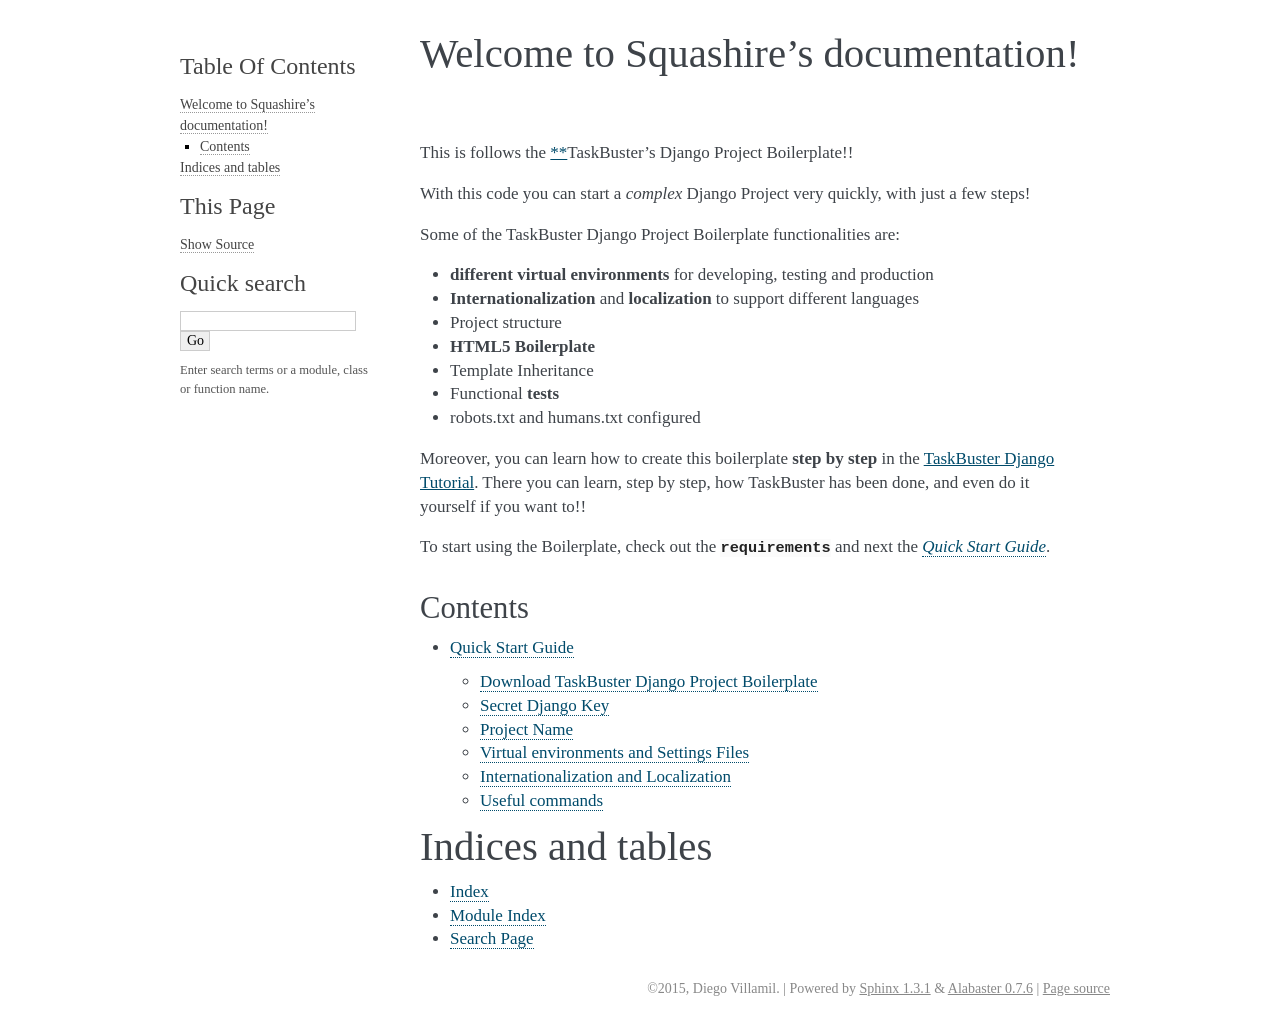
<file: docs/_build/html/index.html>
<!DOCTYPE html PUBLIC "-//W3C//DTD XHTML 1.0 Transitional//EN"
  "http://www.w3.org/TR/xhtml1/DTD/xhtml1-transitional.dtd">


<html xmlns="http://www.w3.org/1999/xhtml">
  <head>
    <meta http-equiv="Content-Type" content="text/html; charset=utf-8" />
    
    <title>Welcome to Squashire’s documentation! &mdash; Squashire 0.1.0 documentation</title>
    
    <link rel="stylesheet" href="_static/alabaster.css" type="text/css" />
    <link rel="stylesheet" href="_static/pygments.css" type="text/css" />
    
    <script type="text/javascript">
      var DOCUMENTATION_OPTIONS = {
        URL_ROOT:    './',
        VERSION:     '0.1.0',
        COLLAPSE_INDEX: false,
        FILE_SUFFIX: '.html',
        HAS_SOURCE:  true
      };
    </script>
    <script type="text/javascript" src="_static/jquery.js"></script>
    <script type="text/javascript" src="_static/underscore.js"></script>
    <script type="text/javascript" src="_static/doctools.js"></script>
    <link rel="top" title="Squashire 0.1.0 documentation" href="#" />
    <link rel="next" title="Quick Start Guide" href="quick_start.html" />
   
  
  <meta name="viewport" content="width=device-width, initial-scale=0.9, maximum-scale=0.9">

  </head>
  <body role="document">  

    <div class="document">
      <div class="documentwrapper">
        <div class="bodywrapper">
          <div class="body" role="main">
            
  <div class="section" id="welcome-to-squashire-s-documentation">
<h1>Welcome to Squashire&#8217;s documentation!<a class="headerlink" href="#welcome-to-squashire-s-documentation" title="Permalink to this headline">¶</a></h1>
<p>This is follows the <a href="#id1"><span class="problematic" id="id2">**</span></a>TaskBuster&#8217;s Django Project Boilerplate!!</p>
<p>With this code you can start a <em>complex</em> Django Project
very quickly, with just a few steps!</p>
<p>Some of the TaskBuster Django Project Boilerplate functionalities are:</p>
<ul class="simple">
<li><strong>different virtual environments</strong> for developing, testing and production</li>
<li><strong>Internationalization</strong> and <strong>localization</strong> to support different languages</li>
<li>Project structure</li>
<li><strong>HTML5 Boilerplate</strong></li>
<li>Template Inheritance</li>
<li>Functional <strong>tests</strong></li>
<li>robots.txt and humans.txt configured</li>
</ul>
<p>Moreover, you can learn how to create this boilerplate <strong>step by step</strong>
in the <a href="http://marinamele.com/taskbuster-django-tutorial"
target="_blank">TaskBuster Django Tutorial</a>. There you can learn, step by step, how
TaskBuster has been done, and even do it yourself if you want to!!</p>
<p>To start using the Boilerplate, check out the <code class="xref doc docutils literal"><span class="pre">requirements</span></code>
and next the <a class="reference internal" href="quick_start.html"><em>Quick Start Guide</em></a>.</p>
<div class="section" id="contents">
<h2>Contents<a class="headerlink" href="#contents" title="Permalink to this headline">¶</a></h2>
<div class="toctree-wrapper compound">
<ul>
<li class="toctree-l1"><a class="reference internal" href="quick_start.html">Quick Start Guide</a><ul>
<li class="toctree-l2"><a class="reference internal" href="quick_start.html#download-taskbuster-django-project-boilerplate">Download TaskBuster Django Project Boilerplate</a></li>
<li class="toctree-l2"><a class="reference internal" href="quick_start.html#secret-django-key">Secret Django Key</a></li>
<li class="toctree-l2"><a class="reference internal" href="quick_start.html#project-name">Project Name</a></li>
<li class="toctree-l2"><a class="reference internal" href="quick_start.html#virtual-environments-and-settings-files">Virtual environments and Settings Files</a></li>
<li class="toctree-l2"><a class="reference internal" href="quick_start.html#internationalization-and-localization">Internationalization and Localization</a></li>
<li class="toctree-l2"><a class="reference internal" href="quick_start.html#useful-commands">Useful commands</a></li>
</ul>
</li>
</ul>
</div>
</div>
</div>
<div class="section" id="indices-and-tables">
<h1>Indices and tables<a class="headerlink" href="#indices-and-tables" title="Permalink to this headline">¶</a></h1>
<ul class="simple">
<li><a class="reference internal" href="genindex.html"><span>Index</span></a></li>
<li><a class="reference internal" href="py-modindex.html"><span>Module Index</span></a></li>
<li><a class="reference internal" href="search.html"><span>Search Page</span></a></li>
</ul>
</div>


          </div>
        </div>
      </div>
      <div class="sphinxsidebar" role="navigation" aria-label="main navigation">
        <div class="sphinxsidebarwrapper">
  <h3><a href="#">Table Of Contents</a></h3>
  <ul>
<li><a class="reference internal" href="#">Welcome to Squashire&#8217;s documentation!</a><ul>
<li><a class="reference internal" href="#contents">Contents</a></li>
</ul>
</li>
<li><a class="reference internal" href="#indices-and-tables">Indices and tables</a></li>
</ul>
<div class="relations">
<h3>Related Topics</h3>
<ul>
  <li><a href="#">Documentation overview</a><ul>
      <li>Next: <a href="quick_start.html" title="next chapter">Quick Start Guide</a></li>
  </ul></li>
</ul>
</div>
  <div role="note" aria-label="source link">
    <h3>This Page</h3>
    <ul class="this-page-menu">
      <li><a href="_sources/index.txt"
            rel="nofollow">Show Source</a></li>
    </ul>
   </div>
<div id="searchbox" style="display: none" role="search">
  <h3>Quick search</h3>
    <form class="search" action="search.html" method="get">
      <input type="text" name="q" />
      <input type="submit" value="Go" />
      <input type="hidden" name="check_keywords" value="yes" />
      <input type="hidden" name="area" value="default" />
    </form>
    <p class="searchtip" style="font-size: 90%">
    Enter search terms or a module, class or function name.
    </p>
</div>
<script type="text/javascript">$('#searchbox').show(0);</script>
        </div>
      </div>
      <div class="clearer"></div>
    </div>
    <div class="footer">
      &copy;2015, Diego Villamil.
      
      |
      Powered by <a href="http://sphinx-doc.org/">Sphinx 1.3.1</a>
      &amp; <a href="https://github.com/bitprophet/alabaster">Alabaster 0.7.6</a>
      
      |
      <a href="_sources/index.txt"
          rel="nofollow">Page source</a>
    </div>

    

    
  </body>
</html>
</file>
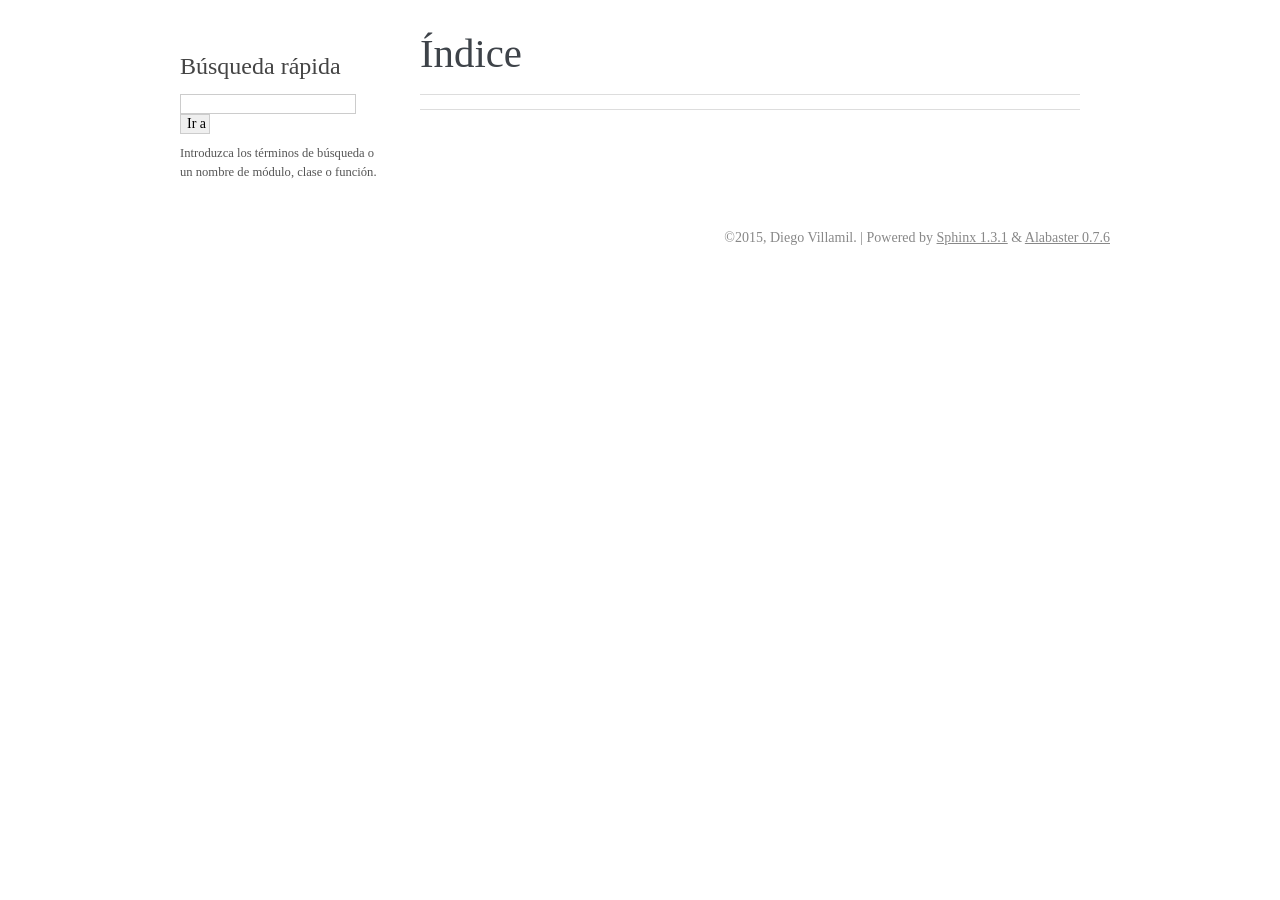
<file: docs/_build/html/genindex.html>
<!DOCTYPE html PUBLIC "-//W3C//DTD XHTML 1.0 Transitional//EN"
  "http://www.w3.org/TR/xhtml1/DTD/xhtml1-transitional.dtd">


<html xmlns="http://www.w3.org/1999/xhtml">
  <head>
    <meta http-equiv="Content-Type" content="text/html; charset=utf-8" />
    
    <title>Índice &mdash; documentación de Squashire - 0.1</title>
    
    <link rel="stylesheet" href="_static/alabaster.css" type="text/css" />
    <link rel="stylesheet" href="_static/pygments.css" type="text/css" />
    
    <script type="text/javascript">
      var DOCUMENTATION_OPTIONS = {
        URL_ROOT:    './',
        VERSION:     '0.1',
        COLLAPSE_INDEX: false,
        FILE_SUFFIX: '.html',
        HAS_SOURCE:  true
      };
    </script>
    <script type="text/javascript" src="_static/jquery.js"></script>
    <script type="text/javascript" src="_static/underscore.js"></script>
    <script type="text/javascript" src="_static/doctools.js"></script>
    <script type="text/javascript" src="_static/translations.js"></script>
    <link rel="top" title="documentación de Squashire - 0.1" href="index.html" />
   
  
  <meta name="viewport" content="width=device-width, initial-scale=0.9, maximum-scale=0.9">

  </head>
  <body role="document">  

    <div class="document">
      <div class="documentwrapper">
        <div class="bodywrapper">
          <div class="body" role="main">
            

<h1 id="index">Índice</h1>

<div class="genindex-jumpbox">
 
</div>


          </div>
        </div>
      </div>
      <div class="sphinxsidebar" role="navigation" aria-label="main navigation">
        <div class="sphinxsidebarwrapper">

   <div class="relations">
<h3>Related Topics</h3>
<ul>
  <li><a href="index.html">Documentation overview</a><ul>
  </ul></li>
</ul>
</div>

<div id="searchbox" style="display: none" role="search">
  <h3>Búsqueda rápida</h3>
    <form class="search" action="search.html" method="get">
      <input type="text" name="q" />
      <input type="submit" value="Ir a" />
      <input type="hidden" name="check_keywords" value="yes" />
      <input type="hidden" name="area" value="default" />
    </form>
    <p class="searchtip" style="font-size: 90%">
    Introduzca los términos de búsqueda o un nombre de módulo, clase o función.
    </p>
</div>
<script type="text/javascript">$('#searchbox').show(0);</script>
        </div>
      </div>
      <div class="clearer"></div>
    </div>
    <div class="footer">
      &copy;2015, Diego Villamil.
      
      |
      Powered by <a href="http://sphinx-doc.org/">Sphinx 1.3.1</a>
      &amp; <a href="https://github.com/bitprophet/alabaster">Alabaster 0.7.6</a>
      
    </div>

    

    
  </body>
</html>
</file>
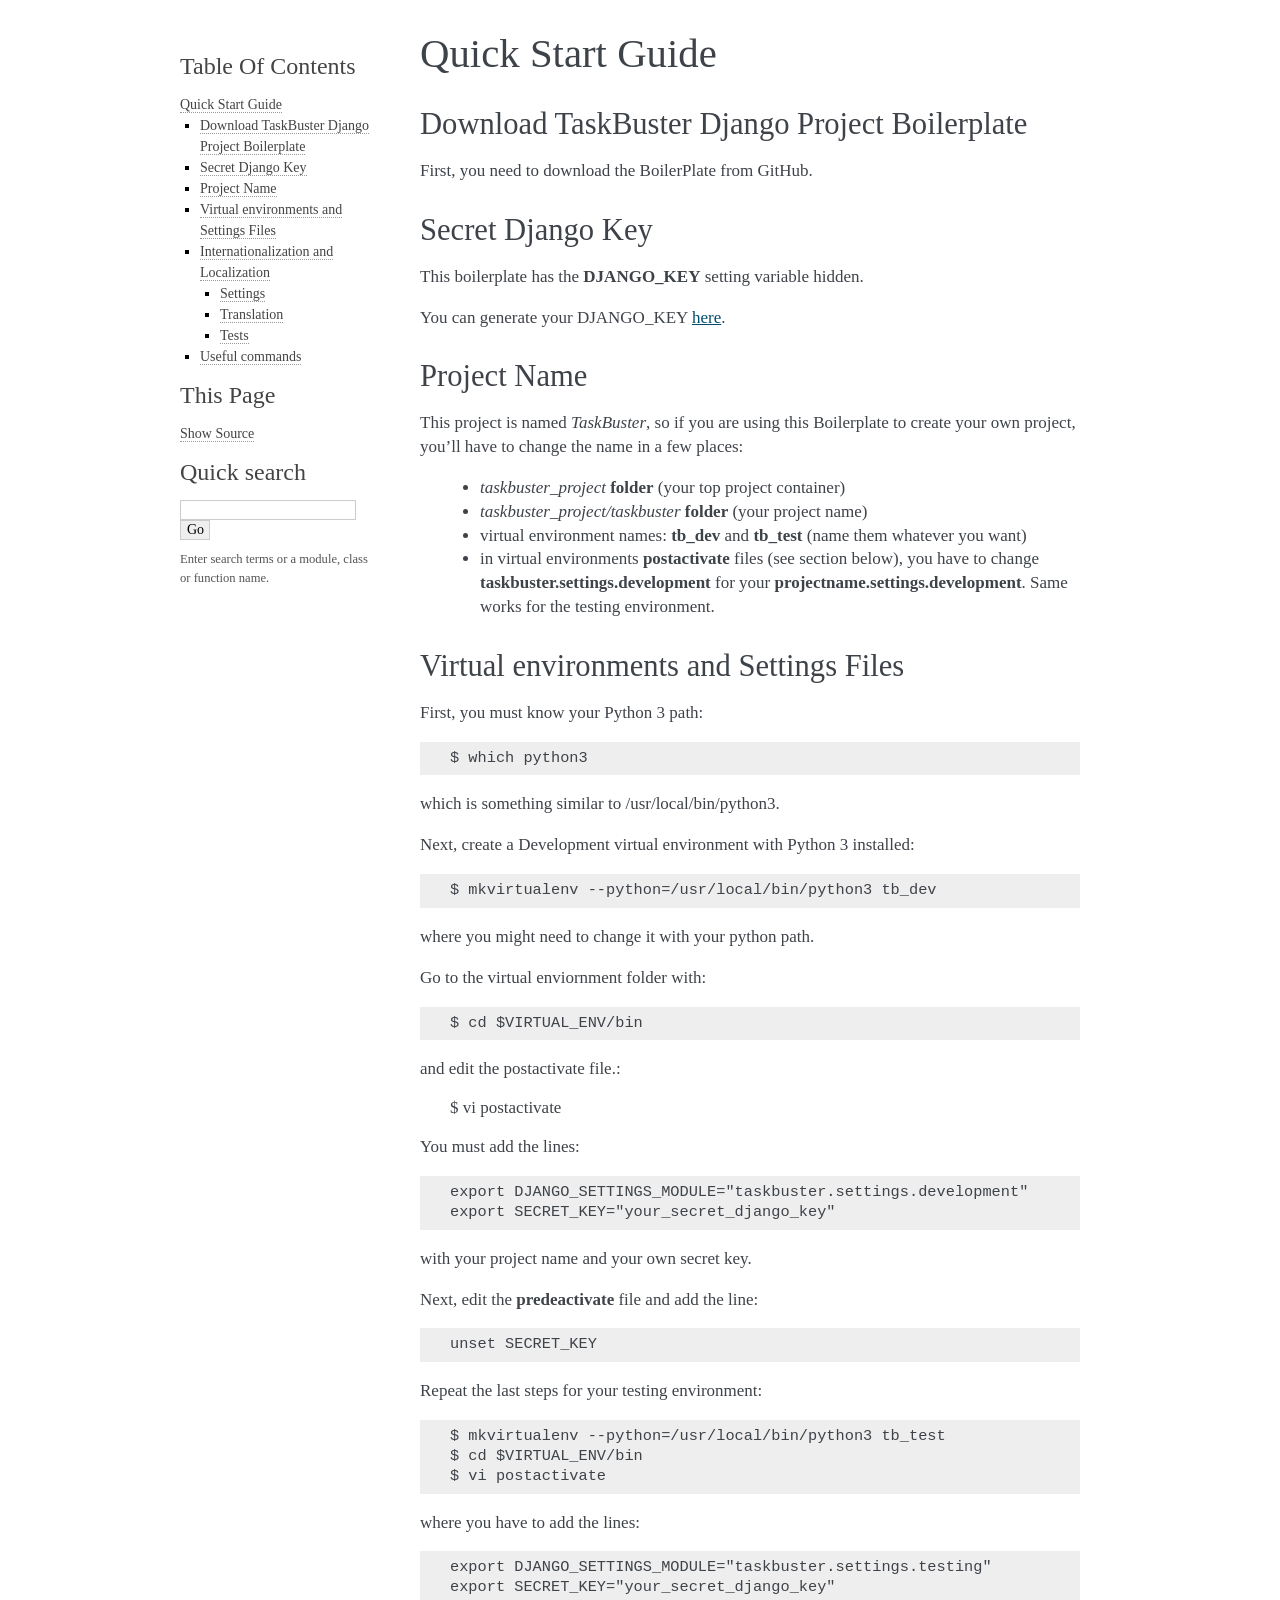
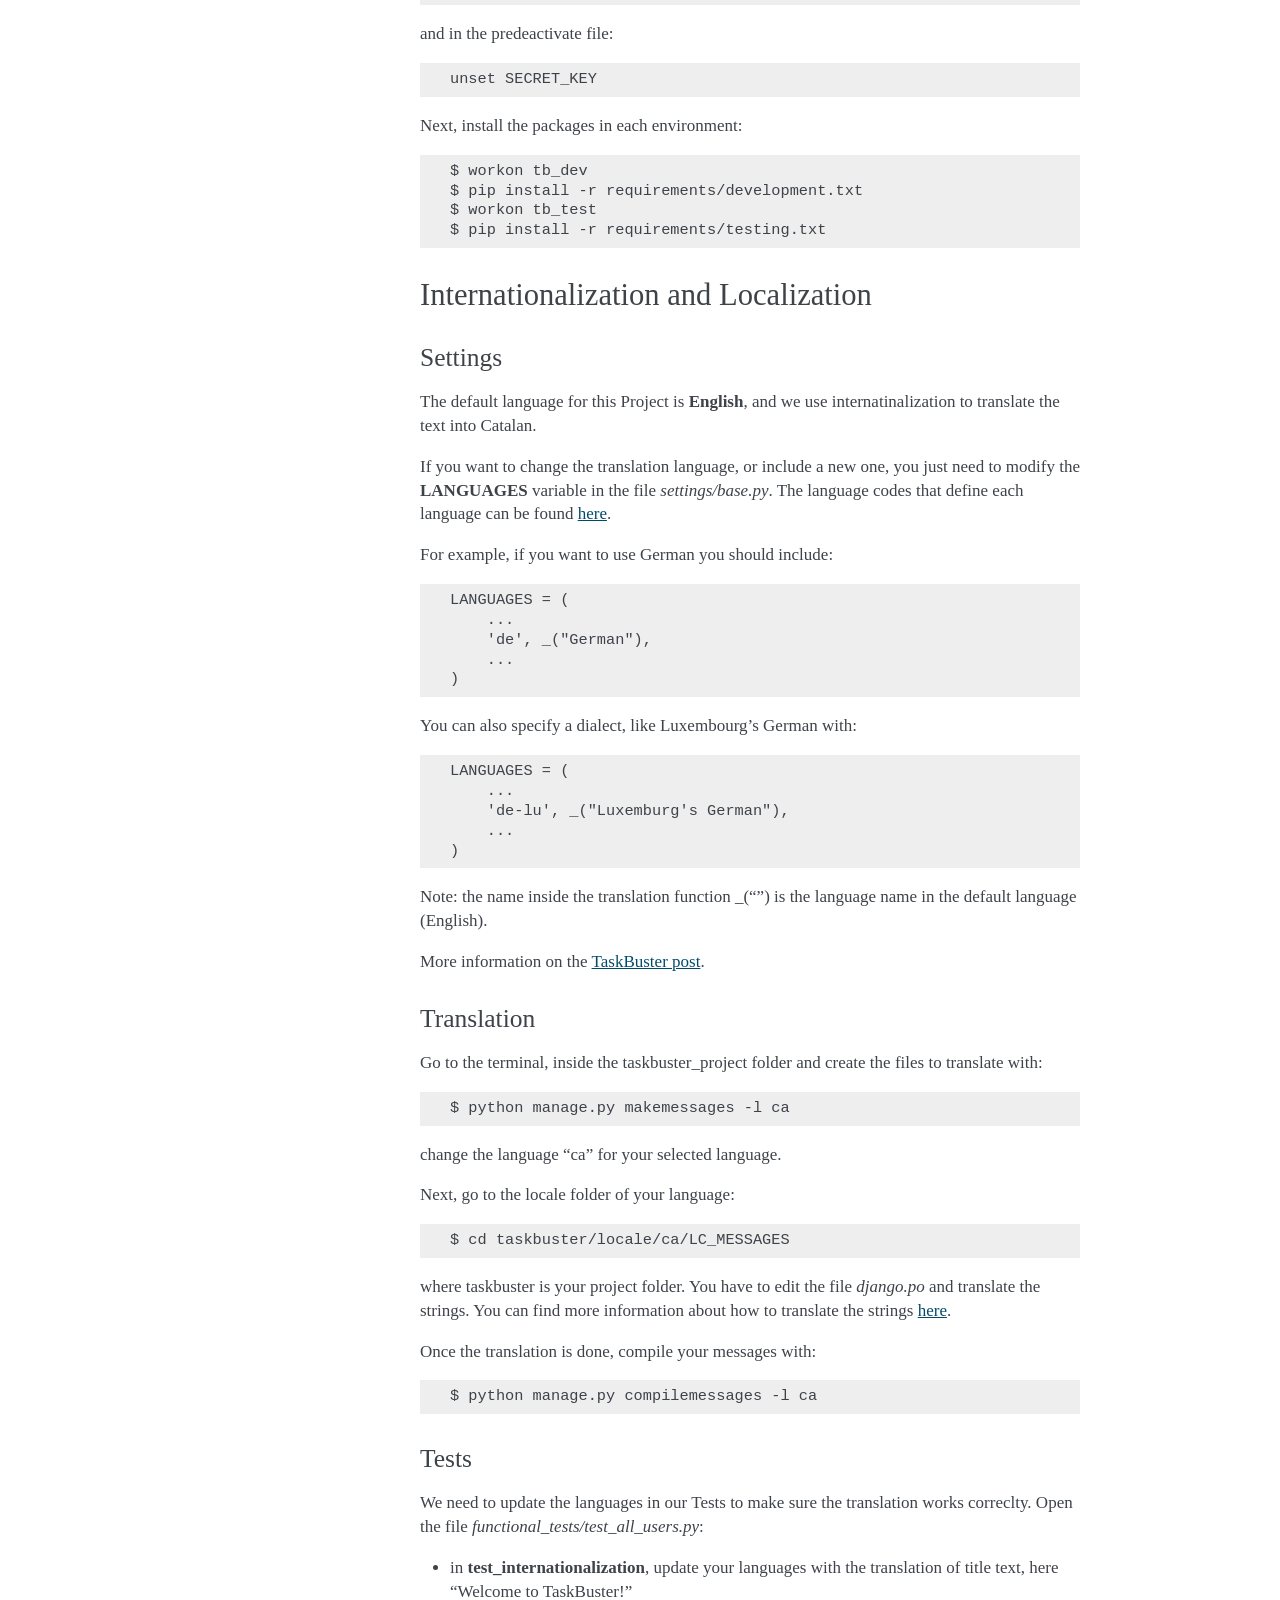
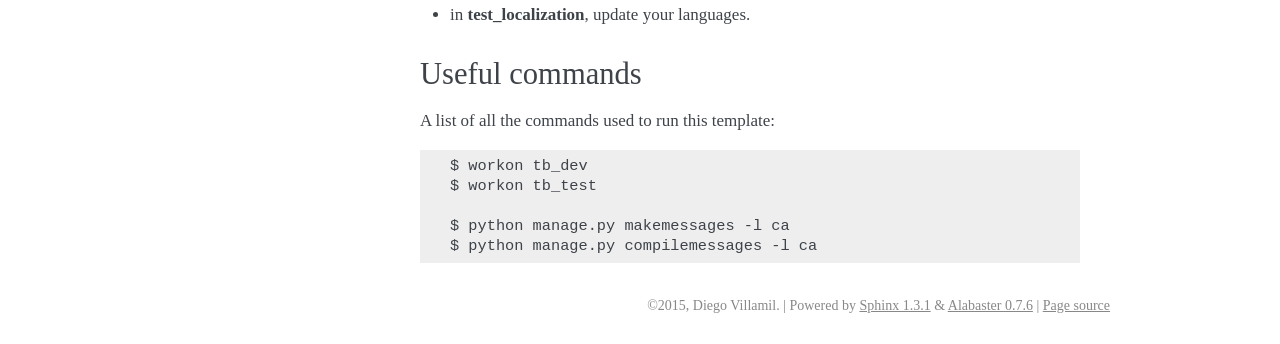
<file: docs/_build/html/quick_start.html>
<!DOCTYPE html PUBLIC "-//W3C//DTD XHTML 1.0 Transitional//EN"
  "http://www.w3.org/TR/xhtml1/DTD/xhtml1-transitional.dtd">


<html xmlns="http://www.w3.org/1999/xhtml">
  <head>
    <meta http-equiv="Content-Type" content="text/html; charset=utf-8" />
    
    <title>Quick Start Guide &mdash; Squashire 0.1.0 documentation</title>
    
    <link rel="stylesheet" href="_static/alabaster.css" type="text/css" />
    <link rel="stylesheet" href="_static/pygments.css" type="text/css" />
    
    <script type="text/javascript">
      var DOCUMENTATION_OPTIONS = {
        URL_ROOT:    './',
        VERSION:     '0.1.0',
        COLLAPSE_INDEX: false,
        FILE_SUFFIX: '.html',
        HAS_SOURCE:  true
      };
    </script>
    <script type="text/javascript" src="_static/jquery.js"></script>
    <script type="text/javascript" src="_static/underscore.js"></script>
    <script type="text/javascript" src="_static/doctools.js"></script>
    <link rel="top" title="Squashire 0.1.0 documentation" href="index.html" />
    <link rel="prev" title="Welcome to Squashire’s documentation!" href="index.html" />
   
  
  <meta name="viewport" content="width=device-width, initial-scale=0.9, maximum-scale=0.9">

  </head>
  <body role="document">  

    <div class="document">
      <div class="documentwrapper">
        <div class="bodywrapper">
          <div class="body" role="main">
            
  <div class="section" id="quick-start-guide">
<h1>Quick Start Guide<a class="headerlink" href="#quick-start-guide" title="Permalink to this headline">¶</a></h1>
<div class="section" id="download-taskbuster-django-project-boilerplate">
<h2>Download TaskBuster Django Project Boilerplate<a class="headerlink" href="#download-taskbuster-django-project-boilerplate" title="Permalink to this headline">¶</a></h2>
<p>First, you need to download the BoilerPlate from GitHub.</p>
</div>
<div class="section" id="secret-django-key">
<h2>Secret Django Key<a class="headerlink" href="#secret-django-key" title="Permalink to this headline">¶</a></h2>
<p>This boilerplate has the <strong>DJANGO_KEY</strong> setting variable hidden.</p>
<p>You can generate your DJANGO_KEY <a href="http://www.miniwebtool.com/django-secret-key-generator"
target="_blank">here</a>.</p>
</div>
<div class="section" id="project-name">
<h2>Project Name<a class="headerlink" href="#project-name" title="Permalink to this headline">¶</a></h2>
<p>This project is named <em>TaskBuster</em>, so if you are using this
Boilerplate to create your own project, you&#8217;ll have to change
the name in a few places:</p>
<blockquote>
<div><ul class="simple">
<li><em>taskbuster_project</em> <strong>folder</strong> (your top project container)</li>
<li><em>taskbuster_project/taskbuster</em> <strong>folder</strong> (your project name)</li>
<li>virtual environment names: <strong>tb_dev</strong> and <strong>tb_test</strong> (name them whatever you want)</li>
<li>in virtual environments <strong>postactivate</strong> files (see section below), you have to change <strong>taskbuster.settings.development</strong> for your <strong>projectname.settings.development</strong>. Same works for the testing environment.</li>
</ul>
</div></blockquote>
</div>
<div class="section" id="virtual-environments-and-settings-files">
<h2>Virtual environments and Settings Files<a class="headerlink" href="#virtual-environments-and-settings-files" title="Permalink to this headline">¶</a></h2>
<p>First, you must know your Python 3 path:</p>
<div class="highlight-python"><div class="highlight"><pre>$ which python3
</pre></div>
</div>
<p>which is something similar to /usr/local/bin/python3.</p>
<p>Next, create a Development virtual environment with Python 3 installed:</p>
<div class="highlight-python"><div class="highlight"><pre>$ mkvirtualenv --python=/usr/local/bin/python3 tb_dev
</pre></div>
</div>
<p>where you might need to change it with your python path.</p>
<p>Go to the virtual enviornment folder with:</p>
<div class="highlight-python"><div class="highlight"><pre>$ cd $VIRTUAL_ENV/bin
</pre></div>
</div>
<p>and edit the postactivate file.:</p>
<blockquote>
<div>$ vi postactivate</div></blockquote>
<p>You must add the lines:</p>
<div class="highlight-python"><div class="highlight"><pre>export DJANGO_SETTINGS_MODULE=&quot;taskbuster.settings.development&quot;
export SECRET_KEY=&quot;your_secret_django_key&quot;
</pre></div>
</div>
<p>with your project name and your own secret key.</p>
<p>Next, edit the <strong>predeactivate</strong> file and add the line:</p>
<div class="highlight-python"><div class="highlight"><pre>unset SECRET_KEY
</pre></div>
</div>
<p>Repeat the last steps for your testing environment:</p>
<div class="highlight-python"><div class="highlight"><pre>$ mkvirtualenv --python=/usr/local/bin/python3 tb_test
$ cd $VIRTUAL_ENV/bin
$ vi postactivate
</pre></div>
</div>
<p>where you have to add the lines:</p>
<div class="highlight-python"><div class="highlight"><pre>export DJANGO_SETTINGS_MODULE=&quot;taskbuster.settings.testing&quot;
export SECRET_KEY=&quot;your_secret_django_key&quot;
</pre></div>
</div>
<p>and in the predeactivate file:</p>
<div class="highlight-python"><div class="highlight"><pre>unset SECRET_KEY
</pre></div>
</div>
<p>Next, install the packages in each environment:</p>
<div class="highlight-python"><div class="highlight"><pre>$ workon tb_dev
$ pip install -r requirements/development.txt
$ workon tb_test
$ pip install -r requirements/testing.txt
</pre></div>
</div>
</div>
<div class="section" id="internationalization-and-localization">
<h2>Internationalization and Localization<a class="headerlink" href="#internationalization-and-localization" title="Permalink to this headline">¶</a></h2>
<div class="section" id="settings">
<h3>Settings<a class="headerlink" href="#settings" title="Permalink to this headline">¶</a></h3>
<p>The default language for this Project is <strong>English</strong>, and we use internatinalization to translate the text into Catalan.</p>
<p>If you want to change the translation language, or include a new one, you just need to modify the <strong>LANGUAGES</strong> variable in the file <em>settings/base.py</em>. The language codes that define each language can be found <a href="http://msdn.microsoft.com/en-us/library/ms533052(v=vs.85).aspx" target="_blank">here</a>.</p>
<p>For example, if you want to use German you should include:</p>
<div class="highlight-python"><div class="highlight"><pre>LANGUAGES = (
    ...
    &#39;de&#39;, _(&quot;German&quot;),
    ...
)
</pre></div>
</div>
<p>You can also specify a dialect, like Luxembourg&#8217;s German with:</p>
<div class="highlight-python"><div class="highlight"><pre>LANGUAGES = (
    ...
    &#39;de-lu&#39;, _(&quot;Luxemburg&#39;s German&quot;),
    ...
)
</pre></div>
</div>
<p>Note: the name inside the translation function _(&#8220;&#8221;) is the language name in the default language (English).</p>
<p>More information on the <a href="http://marinamele.com/taskbuster-django-tutorial/internationalization-localization-languages-time-zones" target="_blank">TaskBuster post</a>.</p>
</div>
<div class="section" id="translation">
<h3>Translation<a class="headerlink" href="#translation" title="Permalink to this headline">¶</a></h3>
<p>Go to the terminal, inside the taskbuster_project folder and create the files to translate with:</p>
<div class="highlight-python"><div class="highlight"><pre>$ python manage.py makemessages -l ca
</pre></div>
</div>
<p>change the language &#8220;ca&#8221; for your selected language.</p>
<p>Next, go to the locale folder of your language:</p>
<div class="highlight-python"><div class="highlight"><pre>$ cd taskbuster/locale/ca/LC_MESSAGES
</pre></div>
</div>
<p>where taskbuster is your project folder. You have to edit the file <em>django.po</em> and translate the strings. You can find more information about how to translate the strings <a href="http://marinamele.com/taskbuster-django-tutorial/internationalization-localization-languages-time-zones#inter-translation" target="_blank">here</a>.</p>
<p>Once the translation is done, compile your messages with:</p>
<div class="highlight-python"><div class="highlight"><pre>$ python manage.py compilemessages -l ca
</pre></div>
</div>
</div>
<div class="section" id="tests">
<h3>Tests<a class="headerlink" href="#tests" title="Permalink to this headline">¶</a></h3>
<p>We need to update the languages in our Tests to make sure the translation works correclty. Open the file <em>functional_tests/test_all_users.py</em>:</p>
<ul class="simple">
<li>in <strong>test_internationalization</strong>, update your languages with the translation of title text, here &#8220;Welcome to TaskBuster!&#8221;</li>
<li>in <strong>test_localization</strong>, update your languages.</li>
</ul>
</div>
</div>
<div class="section" id="useful-commands">
<h2>Useful commands<a class="headerlink" href="#useful-commands" title="Permalink to this headline">¶</a></h2>
<p>A list of all the commands used to run this template:</p>
<div class="highlight-python"><div class="highlight"><pre>$ workon tb_dev
$ workon tb_test

$ python manage.py makemessages -l ca
$ python manage.py compilemessages -l ca
</pre></div>
</div>
</div>
</div>


          </div>
        </div>
      </div>
      <div class="sphinxsidebar" role="navigation" aria-label="main navigation">
        <div class="sphinxsidebarwrapper">
  <h3><a href="index.html">Table Of Contents</a></h3>
  <ul>
<li><a class="reference internal" href="#">Quick Start Guide</a><ul>
<li><a class="reference internal" href="#download-taskbuster-django-project-boilerplate">Download TaskBuster Django Project Boilerplate</a></li>
<li><a class="reference internal" href="#secret-django-key">Secret Django Key</a></li>
<li><a class="reference internal" href="#project-name">Project Name</a></li>
<li><a class="reference internal" href="#virtual-environments-and-settings-files">Virtual environments and Settings Files</a></li>
<li><a class="reference internal" href="#internationalization-and-localization">Internationalization and Localization</a><ul>
<li><a class="reference internal" href="#settings">Settings</a></li>
<li><a class="reference internal" href="#translation">Translation</a></li>
<li><a class="reference internal" href="#tests">Tests</a></li>
</ul>
</li>
<li><a class="reference internal" href="#useful-commands">Useful commands</a></li>
</ul>
</li>
</ul>
<div class="relations">
<h3>Related Topics</h3>
<ul>
  <li><a href="index.html">Documentation overview</a><ul>
      <li>Previous: <a href="index.html" title="previous chapter">Welcome to Squashire&#8217;s documentation!</a></li>
  </ul></li>
</ul>
</div>
  <div role="note" aria-label="source link">
    <h3>This Page</h3>
    <ul class="this-page-menu">
      <li><a href="_sources/quick_start.txt"
            rel="nofollow">Show Source</a></li>
    </ul>
   </div>
<div id="searchbox" style="display: none" role="search">
  <h3>Quick search</h3>
    <form class="search" action="search.html" method="get">
      <input type="text" name="q" />
      <input type="submit" value="Go" />
      <input type="hidden" name="check_keywords" value="yes" />
      <input type="hidden" name="area" value="default" />
    </form>
    <p class="searchtip" style="font-size: 90%">
    Enter search terms or a module, class or function name.
    </p>
</div>
<script type="text/javascript">$('#searchbox').show(0);</script>
        </div>
      </div>
      <div class="clearer"></div>
    </div>
    <div class="footer">
      &copy;2015, Diego Villamil.
      
      |
      Powered by <a href="http://sphinx-doc.org/">Sphinx 1.3.1</a>
      &amp; <a href="https://github.com/bitprophet/alabaster">Alabaster 0.7.6</a>
      
      |
      <a href="_sources/quick_start.txt"
          rel="nofollow">Page source</a>
    </div>

    

    
  </body>
</html>
</file>
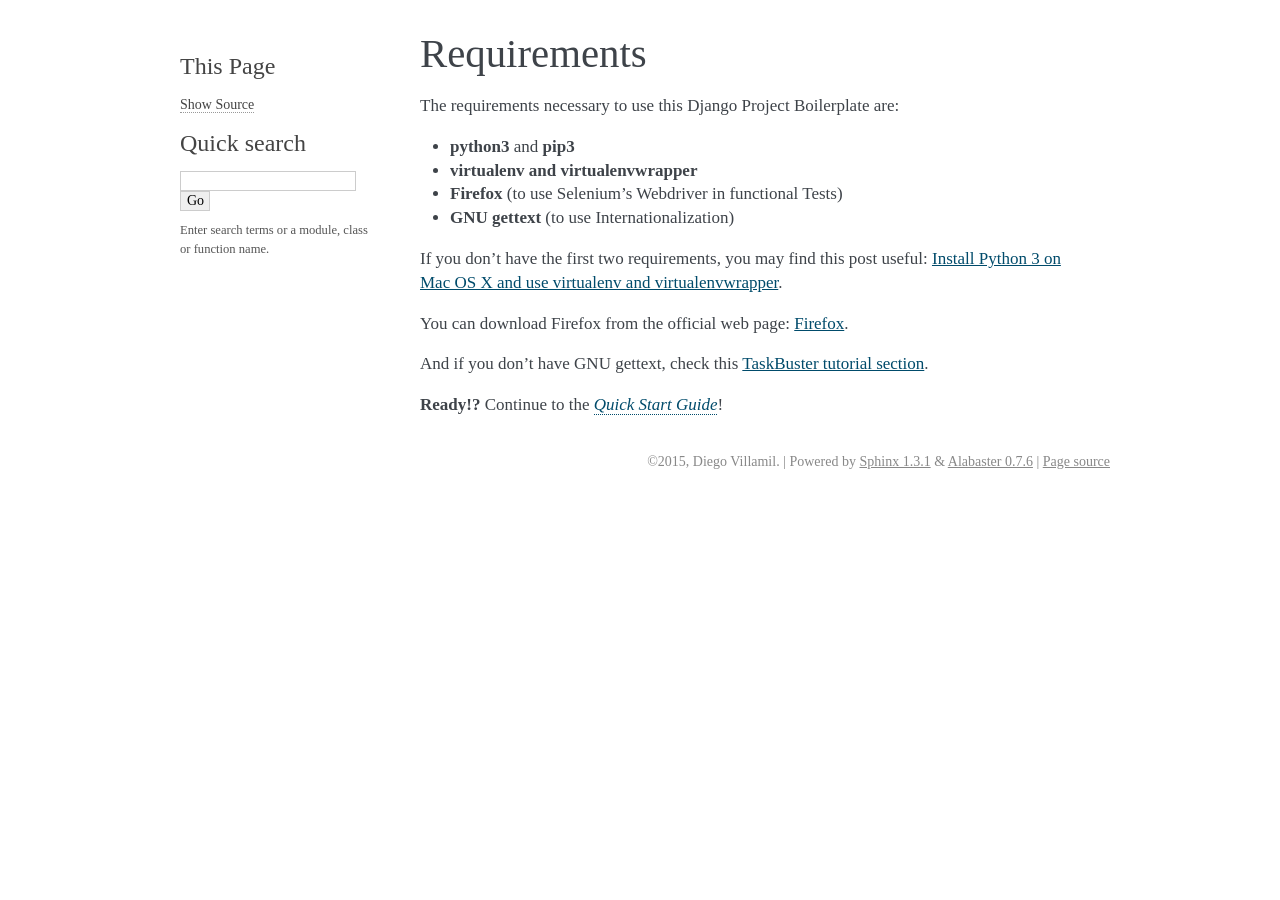
<file: docs/_build/html/reqs.html>
<!DOCTYPE html PUBLIC "-//W3C//DTD XHTML 1.0 Transitional//EN"
  "http://www.w3.org/TR/xhtml1/DTD/xhtml1-transitional.dtd">


<html xmlns="http://www.w3.org/1999/xhtml">
  <head>
    <meta http-equiv="Content-Type" content="text/html; charset=utf-8" />
    
    <title>Requirements &mdash; Squashire 0.1.0 documentation</title>
    
    <link rel="stylesheet" href="_static/alabaster.css" type="text/css" />
    <link rel="stylesheet" href="_static/pygments.css" type="text/css" />
    
    <script type="text/javascript">
      var DOCUMENTATION_OPTIONS = {
        URL_ROOT:    './',
        VERSION:     '0.1.0',
        COLLAPSE_INDEX: false,
        FILE_SUFFIX: '.html',
        HAS_SOURCE:  true
      };
    </script>
    <script type="text/javascript" src="_static/jquery.js"></script>
    <script type="text/javascript" src="_static/underscore.js"></script>
    <script type="text/javascript" src="_static/doctools.js"></script>
    <link rel="top" title="Squashire 0.1.0 documentation" href="index.html" />
   
  
  <meta name="viewport" content="width=device-width, initial-scale=0.9, maximum-scale=0.9">

  </head>
  <body role="document">  

    <div class="document">
      <div class="documentwrapper">
        <div class="bodywrapper">
          <div class="body" role="main">
            
  <div class="section" id="requirements">
<h1>Requirements<a class="headerlink" href="#requirements" title="Permalink to this headline">¶</a></h1>
<p>The requirements necessary to use this Django Project Boilerplate are:</p>
<ul class="simple">
<li><strong>python3</strong> and <strong>pip3</strong></li>
<li><strong>virtualenv and virtualenvwrapper</strong></li>
<li><strong>Firefox</strong> (to use Selenium&#8217;s Webdriver in functional Tests)</li>
<li><strong>GNU gettext</strong> (to use Internationalization)</li>
</ul>
<p>If you don&#8217;t have the first two requirements, you may find this
post useful: <a href="http://www.marinamele.com/2014/07/install-python3-on-mac-os-x-and-use-virtualenv-and-virtualenvwrapper.html" target="_blank">Install Python 3 on Mac OS X and use virtualenv and virtualenvwrapper</a>.</p>
<p>You can download Firefox from the official web page: <a href="https://www.mozilla.org" target="_blank">Firefox</a>.</p>
<p>And if you don&#8217;t have GNU gettext, check this <a href="http://marinamele.com/taskbuster-django-tutorial/internationalization-localization-languages-time-zones" target="_blank">TaskBuster tutorial section</a>.</p>
<p><strong>Ready!?</strong> Continue to the <a class="reference internal" href="quick_start.html"><em>Quick Start Guide</em></a>!</p>
</div>


          </div>
        </div>
      </div>
      <div class="sphinxsidebar" role="navigation" aria-label="main navigation">
        <div class="sphinxsidebarwrapper"><div class="relations">
<h3>Related Topics</h3>
<ul>
  <li><a href="index.html">Documentation overview</a><ul>
  </ul></li>
</ul>
</div>
  <div role="note" aria-label="source link">
    <h3>This Page</h3>
    <ul class="this-page-menu">
      <li><a href="_sources/reqs.txt"
            rel="nofollow">Show Source</a></li>
    </ul>
   </div>
<div id="searchbox" style="display: none" role="search">
  <h3>Quick search</h3>
    <form class="search" action="search.html" method="get">
      <input type="text" name="q" />
      <input type="submit" value="Go" />
      <input type="hidden" name="check_keywords" value="yes" />
      <input type="hidden" name="area" value="default" />
    </form>
    <p class="searchtip" style="font-size: 90%">
    Enter search terms or a module, class or function name.
    </p>
</div>
<script type="text/javascript">$('#searchbox').show(0);</script>
        </div>
      </div>
      <div class="clearer"></div>
    </div>
    <div class="footer">
      &copy;2015, Diego Villamil.
      
      |
      Powered by <a href="http://sphinx-doc.org/">Sphinx 1.3.1</a>
      &amp; <a href="https://github.com/bitprophet/alabaster">Alabaster 0.7.6</a>
      
      |
      <a href="_sources/reqs.txt"
          rel="nofollow">Page source</a>
    </div>

    

    
  </body>
</html>
</file>
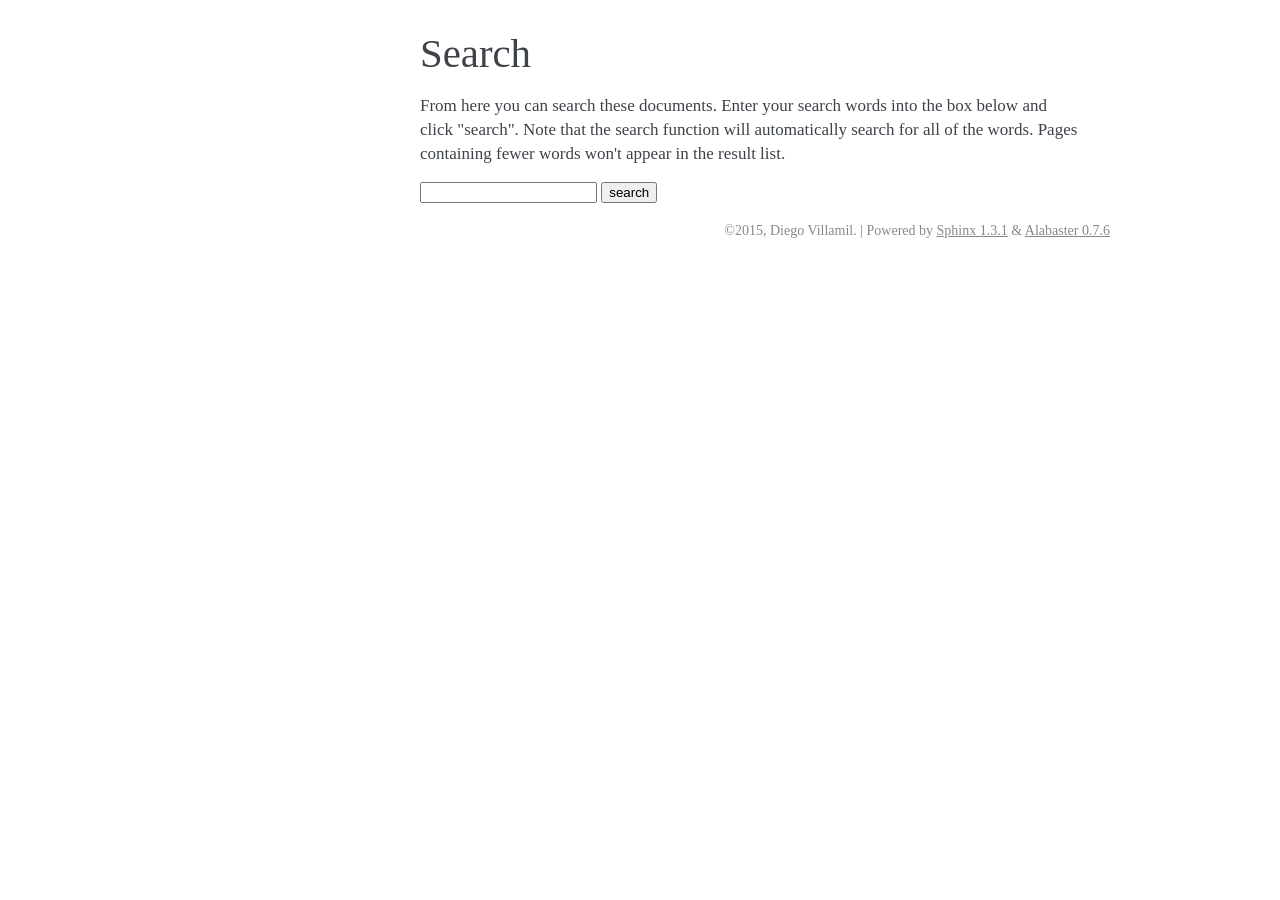
<file: docs/_build/html/search.html>
<!DOCTYPE html PUBLIC "-//W3C//DTD XHTML 1.0 Transitional//EN"
  "http://www.w3.org/TR/xhtml1/DTD/xhtml1-transitional.dtd">


<html xmlns="http://www.w3.org/1999/xhtml">
  <head>
    <meta http-equiv="Content-Type" content="text/html; charset=utf-8" />
    
    <title>Search &mdash; Squashire 0.1.0 documentation</title>
    
    <link rel="stylesheet" href="_static/alabaster.css" type="text/css" />
    <link rel="stylesheet" href="_static/pygments.css" type="text/css" />
    
    <script type="text/javascript">
      var DOCUMENTATION_OPTIONS = {
        URL_ROOT:    './',
        VERSION:     '0.1.0',
        COLLAPSE_INDEX: false,
        FILE_SUFFIX: '.html',
        HAS_SOURCE:  true
      };
    </script>
    <script type="text/javascript" src="_static/jquery.js"></script>
    <script type="text/javascript" src="_static/underscore.js"></script>
    <script type="text/javascript" src="_static/doctools.js"></script>
    <script type="text/javascript" src="_static/searchtools.js"></script>
    <link rel="top" title="Squashire 0.1.0 documentation" href="index.html" />
  <script type="text/javascript">
    jQuery(function() { Search.loadIndex("searchindex.js"); });
  </script>
  
  <script type="text/javascript" id="searchindexloader"></script>
  
   
  
  <meta name="viewport" content="width=device-width, initial-scale=0.9, maximum-scale=0.9">


  </head>
  <body role="document">  

    <div class="document">
      <div class="documentwrapper">
        <div class="bodywrapper">
          <div class="body" role="main">
            
  <h1 id="search-documentation">Search</h1>
  <div id="fallback" class="admonition warning">
  <script type="text/javascript">$('#fallback').hide();</script>
  <p>
    Please activate JavaScript to enable the search
    functionality.
  </p>
  </div>
  <p>
    From here you can search these documents. Enter your search
    words into the box below and click "search". Note that the search
    function will automatically search for all of the words. Pages
    containing fewer words won't appear in the result list.
  </p>
  <form action="" method="get">
    <input type="text" name="q" value="" />
    <input type="submit" value="search" />
    <span id="search-progress" style="padding-left: 10px"></span>
  </form>
  
  <div id="search-results">
  
  </div>

          </div>
        </div>
      </div>
      <div class="sphinxsidebar" role="navigation" aria-label="main navigation">
        <div class="sphinxsidebarwrapper"><div class="relations">
<h3>Related Topics</h3>
<ul>
  <li><a href="index.html">Documentation overview</a><ul>
  </ul></li>
</ul>
</div>
        </div>
      </div>
      <div class="clearer"></div>
    </div>
    <div class="footer">
      &copy;2015, Diego Villamil.
      
      |
      Powered by <a href="http://sphinx-doc.org/">Sphinx 1.3.1</a>
      &amp; <a href="https://github.com/bitprophet/alabaster">Alabaster 0.7.6</a>
      
    </div>

    

    
  </body>
</html>
</file>
<file: docs/_build/html/_static/alabaster.css>
@import url("basic.css");

/* -- page layout ----------------------------------------------------------- */

body {
    font-family: 'goudy old style', 'minion pro', 'bell mt', Georgia, 'Hiragino Mincho Pro', serif;
    font-size: 17px;
    background-color: white;
    color: #000;
    margin: 0;
    padding: 0;
}

div.document {
    width: 940px;
    margin: 30px auto 0 auto;
}

div.documentwrapper {
    float: left;
    width: 100%;
}

div.bodywrapper {
    margin: 0 0 0 220px;
}

div.sphinxsidebar {
    width: 220px;
}

hr {
    border: 1px solid #B1B4B6;
}

div.body {
    background-color: #ffffff;
    color: #3E4349;
    padding: 0 30px 0 30px;
}

div.footer {
    width: 940px;
    margin: 20px auto 30px auto;
    font-size: 14px;
    color: #888;
    text-align: right;
}

div.footer a {
    color: #888;
}


div.relations {
    display: none;
}


div.sphinxsidebar a {
    color: #444;
    text-decoration: none;
    border-bottom: 1px dotted #999;
}

div.sphinxsidebar a:hover {
    border-bottom: 1px solid #999;
}

div.sphinxsidebar {
    font-size: 14px;
    line-height: 1.5;
}

div.sphinxsidebarwrapper {
    padding: 18px 10px;
}

div.sphinxsidebarwrapper p.logo {
    padding: 0;
    margin: -10px 0 0 0px;
    text-align: center;
}

div.sphinxsidebarwrapper h1.logo {
    margin-top: -10px;
    text-align: center;
    margin-bottom: 5px;
    text-align: left;
}

div.sphinxsidebarwrapper h1.logo-name {
    margin-top: 0px;
}

div.sphinxsidebarwrapper p.blurb {
    margin-top: 0;
    font-style: normal;
}

div.sphinxsidebar h3,
div.sphinxsidebar h4 {
    font-family: 'Garamond', 'Georgia', serif;
    color: #444;
    font-size: 24px;
    font-weight: normal;
    margin: 0 0 5px 0;
    padding: 0;
}

div.sphinxsidebar h4 {
    font-size: 20px;
}

div.sphinxsidebar h3 a {
    color: #444;
}

div.sphinxsidebar p.logo a,
div.sphinxsidebar h3 a,
div.sphinxsidebar p.logo a:hover,
div.sphinxsidebar h3 a:hover {
    border: none;
}

div.sphinxsidebar p {
    color: #555;
    margin: 10px 0;
}

div.sphinxsidebar ul {
    margin: 10px 0;
    padding: 0;
    color: #000;
}

div.sphinxsidebar ul li.toctree-l1 > a {
    font-size: 120%;
}

div.sphinxsidebar ul li.toctree-l2 > a {
    font-size: 110%;
}

div.sphinxsidebar input {
    border: 1px solid #CCC;
    font-family: 'goudy old style', 'minion pro', 'bell mt', Georgia, 'Hiragino Mincho Pro', serif;
    font-size: 1em;
}

div.sphinxsidebar hr {
    border: none;
    height: 1px;
    color: #999;
    background: #999;

    text-align: left;
    margin-left: 0;
    width: 50%;
}

/* -- body styles ----------------------------------------------------------- */

a {
    color: #004B6B;
    text-decoration: underline;
}

a:hover {
    color: #6D4100;
    text-decoration: underline;
}

div.body h1,
div.body h2,
div.body h3,
div.body h4,
div.body h5,
div.body h6 {
    font-family: 'Garamond', 'Georgia', serif;
    font-weight: normal;
    margin: 30px 0px 10px 0px;
    padding: 0;
}

div.body h1 { margin-top: 0; padding-top: 0; font-size: 240%; }
div.body h2 { font-size: 180%; }
div.body h3 { font-size: 150%; }
div.body h4 { font-size: 130%; }
div.body h5 { font-size: 100%; }
div.body h6 { font-size: 100%; }

a.headerlink {
    color: #DDD;
    padding: 0 4px;
    text-decoration: none;
}

a.headerlink:hover {
    color: #444;
    background: #EAEAEA;
}

div.body p, div.body dd, div.body li {
    line-height: 1.4em;
}

div.admonition {
    margin: 20px 0px;
    padding: 10px 30px;
    background-color: #FCC;
    border: 1px solid #FAA;
}

div.admonition tt.xref, div.admonition a tt {
    border-bottom: 1px solid #fafafa;
}

dd div.admonition {
    margin-left: -60px;
    padding-left: 60px;
}

div.admonition p.admonition-title {
    font-family: 'Garamond', 'Georgia', serif;
    font-weight: normal;
    font-size: 24px;
    margin: 0 0 10px 0;
    padding: 0;
    line-height: 1;
}

div.admonition p.last {
    margin-bottom: 0;
}

div.highlight {
    background-color: white;
}

dt:target, .highlight {
    background: #FAF3E8;
}

div.note {
    background-color: #EEE;
    border: 1px solid #CCC;
}

div.seealso {
    background-color: #EEE;
    border: 1px solid #CCC;
}

div.topic {
    background-color: #eee;
}

p.admonition-title {
    display: inline;
}

p.admonition-title:after {
    content: ":";
}

pre, tt, code {
    font-family: 'Consolas', 'Menlo', 'Deja Vu Sans Mono', 'Bitstream Vera Sans Mono', monospace;
    font-size: 0.9em;
}

.hll {
    background-color: #FFC;
    margin: 0 -12px;
    padding: 0 12px;
    display: block;
}

img.screenshot {
}

tt.descname, tt.descclassname, code.descname, code.descclassname {
    font-size: 0.95em;
}

tt.descname, code.descname {
    padding-right: 0.08em;
}

img.screenshot {
    -moz-box-shadow: 2px 2px 4px #eee;
    -webkit-box-shadow: 2px 2px 4px #eee;
    box-shadow: 2px 2px 4px #eee;
}

table.docutils {
    border: 1px solid #888;
    -moz-box-shadow: 2px 2px 4px #eee;
    -webkit-box-shadow: 2px 2px 4px #eee;
    box-shadow: 2px 2px 4px #eee;
}

table.docutils td, table.docutils th {
    border: 1px solid #888;
    padding: 0.25em 0.7em;
}

table.field-list, table.footnote {
    border: none;
    -moz-box-shadow: none;
    -webkit-box-shadow: none;
    box-shadow: none;
}

table.footnote {
    margin: 15px 0;
    width: 100%;
    border: 1px solid #EEE;
    background: #FDFDFD;
    font-size: 0.9em;
}

table.footnote + table.footnote {
    margin-top: -15px;
    border-top: none;
}

table.field-list th {
    padding: 0 0.8em 0 0;
}

table.field-list td {
    padding: 0;
}

table.footnote td.label {
    width: 0px;
    padding: 0.3em 0 0.3em 0.5em;
}

table.footnote td {
    padding: 0.3em 0.5em;
}

dl {
    margin: 0;
    padding: 0;
}

dl dd {
    margin-left: 30px;
}

blockquote {
    margin: 0 0 0 30px;
    padding: 0;
}

ul, ol {
    margin: 10px 0 10px 30px;
    padding: 0;
}

pre {
    background: #EEE;
    padding: 7px 30px;
    margin: 15px 0px;
    line-height: 1.3em;
}

dl pre, blockquote pre, li pre {
    margin-left: 0;
    padding-left: 30px;
}

dl dl pre {
    margin-left: -90px;
    padding-left: 90px;
}

tt, code {
    background-color: #ecf0f3;
    color: #222;
    /* padding: 1px 2px; */
}

tt.xref, code.xref, a tt {
    background-color: #FBFBFB;
    border-bottom: 1px solid white;
}

a.reference {
    text-decoration: none;
    border-bottom: 1px dotted #004B6B;
}

a.reference:hover {
    border-bottom: 1px solid #6D4100;
}

a.footnote-reference {
    text-decoration: none;
    font-size: 0.7em;
    vertical-align: top;
    border-bottom: 1px dotted #004B6B;
}

a.footnote-reference:hover {
    border-bottom: 1px solid #6D4100;
}

a:hover tt, a:hover code {
    background: #EEE;
}


@media screen and (max-width: 870px) {

    div.sphinxsidebar {
    	display: none;
    }

    div.document {
       width: 100%;

    }

    div.documentwrapper {
    	margin-left: 0;
    	margin-top: 0;
    	margin-right: 0;
    	margin-bottom: 0;
    }

    div.bodywrapper {
    	margin-top: 0;
    	margin-right: 0;
    	margin-bottom: 0;
    	margin-left: 0;
    }

    ul {
    	margin-left: 0;
    }

    .document {
    	width: auto;
    }

    .footer {
    	width: auto;
    }

    .bodywrapper {
    	margin: 0;
    }

    .footer {
    	width: auto;
    }

    .github {
        display: none;
    }



}



@media screen and (max-width: 875px) {

    body {
        margin: 0;
        padding: 20px 30px;
    }

    div.documentwrapper {
        float: none;
        background: white;
    }

    div.sphinxsidebar {
        display: block;
        float: none;
        width: 102.5%;
        margin: 50px -30px -20px -30px;
        padding: 10px 20px;
        background: #333;
        color: #FFF;
    }

    div.sphinxsidebar h3, div.sphinxsidebar h4, div.sphinxsidebar p,
    div.sphinxsidebar h3 a {
        color: white;
    }

    div.sphinxsidebar a {
        color: #AAA;
    }

    div.sphinxsidebar p.logo {
        display: none;
    }

    div.document {
        width: 100%;
        margin: 0;
    }

    div.footer {
        display: none;
    }

    div.bodywrapper {
        margin: 0;
    }

    div.body {
        min-height: 0;
        padding: 0;
    }

    .rtd_doc_footer {
        display: none;
    }

    .document {
        width: auto;
    }

    .footer {
        width: auto;
    }

    .footer {
        width: auto;
    }

    .github {
        display: none;
    }
}


/* misc. */

.revsys-inline {
    display: none!important;
}

/* Make nested-list/multi-paragraph items look better in Releases changelog
 * pages. Without this, docutils' magical list fuckery causes inconsistent
 * formatting between different release sub-lists.
 */
div#changelog > div.section > ul > li > p:only-child {
    margin-bottom: 0;
}

/* Hide fugly table cell borders in ..bibliography:: directive output */
table.docutils.citation, table.docutils.citation td, table.docutils.citation th {
  border: none;
  /* Below needed in some edge cases; if not applied, bottom shadows appear */
  -moz-box-shadow: none;
  -webkit-box-shadow: none;
  box-shadow: none;
}
</file>
<file: docs/_build/html/_static/pygments.css>
.highlight .hll { background-color: #ffffcc }
.highlight  { background: #eeffcc; }
.highlight .c { color: #408090; font-style: italic } /* Comment */
.highlight .err { border: 1px solid #FF0000 } /* Error */
.highlight .k { color: #007020; font-weight: bold } /* Keyword */
.highlight .o { color: #666666 } /* Operator */
.highlight .cm { color: #408090; font-style: italic } /* Comment.Multiline */
.highlight .cp { color: #007020 } /* Comment.Preproc */
.highlight .c1 { color: #408090; font-style: italic } /* Comment.Single */
.highlight .cs { color: #408090; background-color: #fff0f0 } /* Comment.Special */
.highlight .gd { color: #A00000 } /* Generic.Deleted */
.highlight .ge { font-style: italic } /* Generic.Emph */
.highlight .gr { color: #FF0000 } /* Generic.Error */
.highlight .gh { color: #000080; font-weight: bold } /* Generic.Heading */
.highlight .gi { color: #00A000 } /* Generic.Inserted */
.highlight .go { color: #333333 } /* Generic.Output */
.highlight .gp { color: #c65d09; font-weight: bold } /* Generic.Prompt */
.highlight .gs { font-weight: bold } /* Generic.Strong */
.highlight .gu { color: #800080; font-weight: bold } /* Generic.Subheading */
.highlight .gt { color: #0044DD } /* Generic.Traceback */
.highlight .kc { color: #007020; font-weight: bold } /* Keyword.Constant */
.highlight .kd { color: #007020; font-weight: bold } /* Keyword.Declaration */
.highlight .kn { color: #007020; font-weight: bold } /* Keyword.Namespace */
.highlight .kp { color: #007020 } /* Keyword.Pseudo */
.highlight .kr { color: #007020; font-weight: bold } /* Keyword.Reserved */
.highlight .kt { color: #902000 } /* Keyword.Type */
.highlight .m { color: #208050 } /* Literal.Number */
.highlight .s { color: #4070a0 } /* Literal.String */
.highlight .na { color: #4070a0 } /* Name.Attribute */
.highlight .nb { color: #007020 } /* Name.Builtin */
.highlight .nc { color: #0e84b5; font-weight: bold } /* Name.Class */
.highlight .no { color: #60add5 } /* Name.Constant */
.highlight .nd { color: #555555; font-weight: bold } /* Name.Decorator */
.highlight .ni { color: #d55537; font-weight: bold } /* Name.Entity */
.highlight .ne { color: #007020 } /* Name.Exception */
.highlight .nf { color: #06287e } /* Name.Function */
.highlight .nl { color: #002070; font-weight: bold } /* Name.Label */
.highlight .nn { color: #0e84b5; font-weight: bold } /* Name.Namespace */
.highlight .nt { color: #062873; font-weight: bold } /* Name.Tag */
.highlight .nv { color: #bb60d5 } /* Name.Variable */
.highlight .ow { color: #007020; font-weight: bold } /* Operator.Word */
.highlight .w { color: #bbbbbb } /* Text.Whitespace */
.highlight .mb { color: #208050 } /* Literal.Number.Bin */
.highlight .mf { color: #208050 } /* Literal.Number.Float */
.highlight .mh { color: #208050 } /* Literal.Number.Hex */
.highlight .mi { color: #208050 } /* Literal.Number.Integer */
.highlight .mo { color: #208050 } /* Literal.Number.Oct */
.highlight .sb { color: #4070a0 } /* Literal.String.Backtick */
.highlight .sc { color: #4070a0 } /* Literal.String.Char */
.highlight .sd { color: #4070a0; font-style: italic } /* Literal.String.Doc */
.highlight .s2 { color: #4070a0 } /* Literal.String.Double */
.highlight .se { color: #4070a0; font-weight: bold } /* Literal.String.Escape */
.highlight .sh { color: #4070a0 } /* Literal.String.Heredoc */
.highlight .si { color: #70a0d0; font-style: italic } /* Literal.String.Interpol */
.highlight .sx { color: #c65d09 } /* Literal.String.Other */
.highlight .sr { color: #235388 } /* Literal.String.Regex */
.highlight .s1 { color: #4070a0 } /* Literal.String.Single */
.highlight .ss { color: #517918 } /* Literal.String.Symbol */
.highlight .bp { color: #007020 } /* Name.Builtin.Pseudo */
.highlight .vc { color: #bb60d5 } /* Name.Variable.Class */
.highlight .vg { color: #bb60d5 } /* Name.Variable.Global */
.highlight .vi { color: #bb60d5 } /* Name.Variable.Instance */
.highlight .il { color: #208050 } /* Literal.Number.Integer.Long */
</file>
